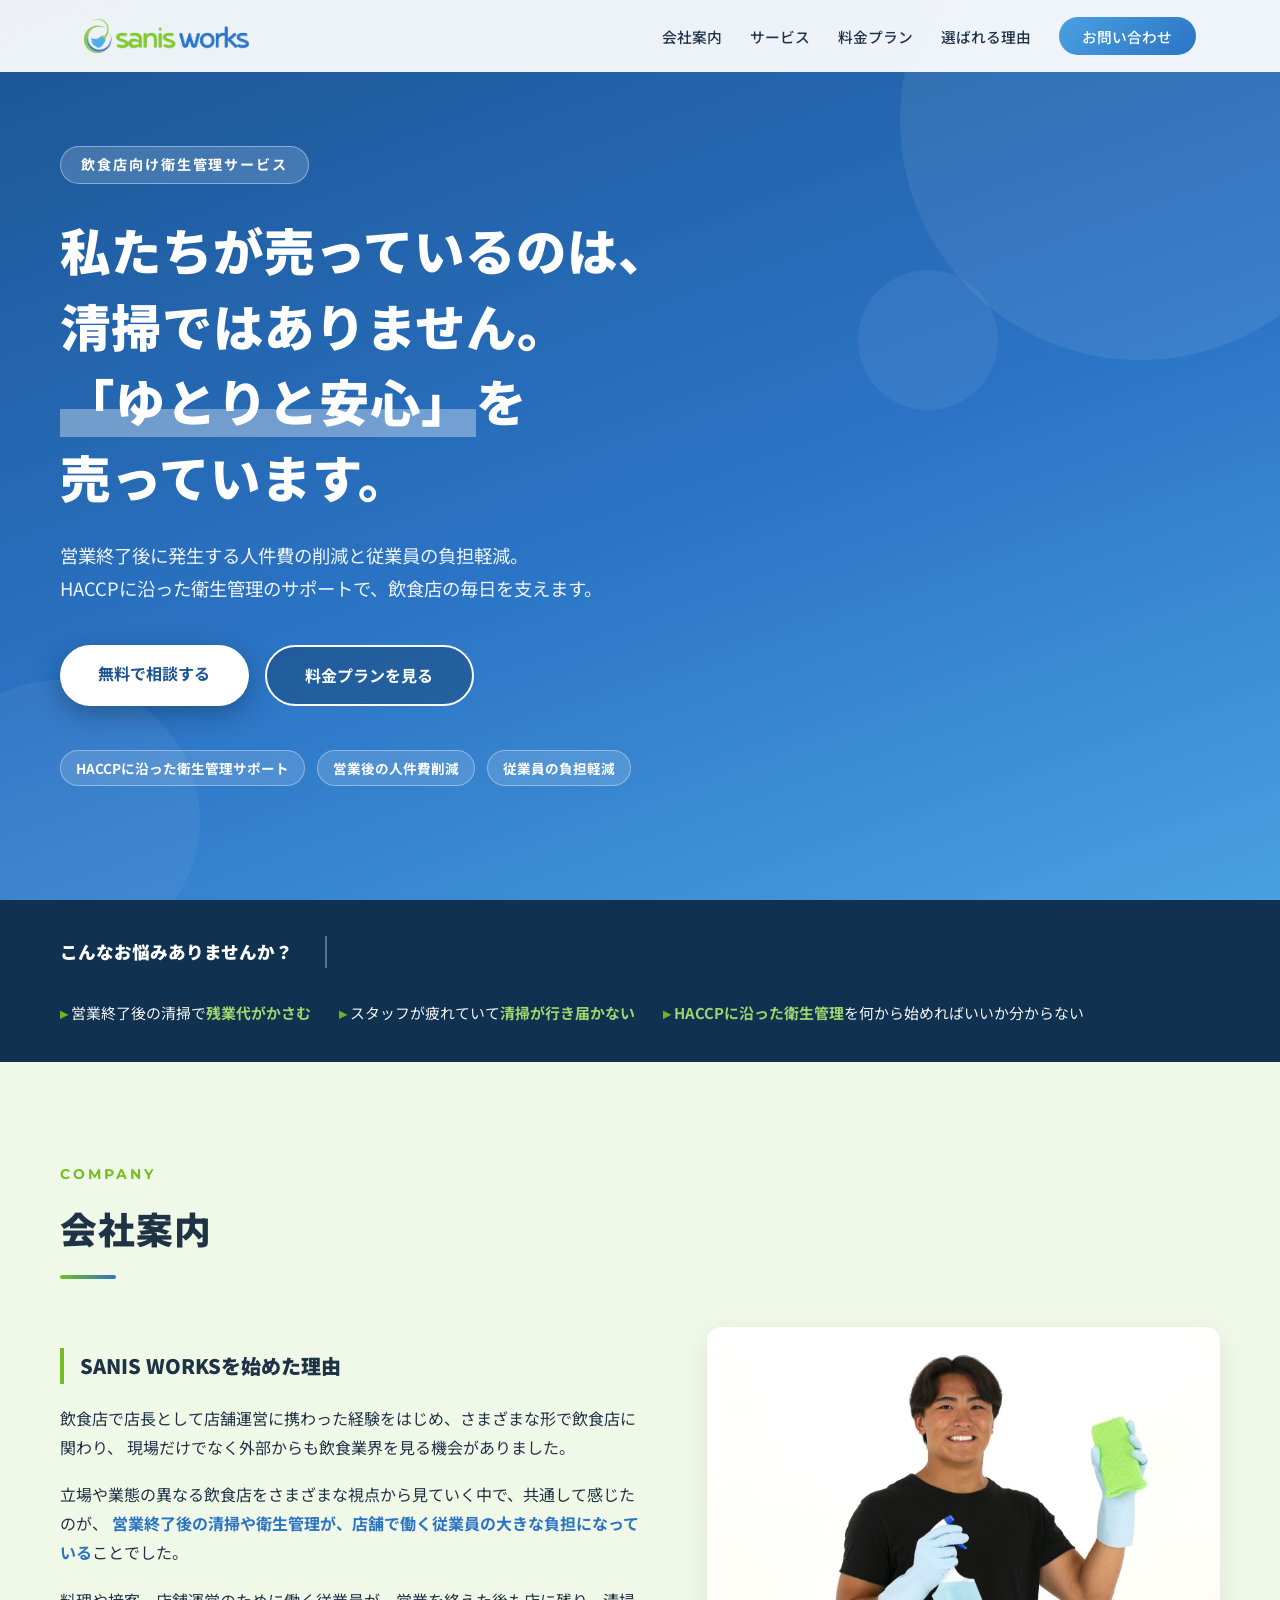
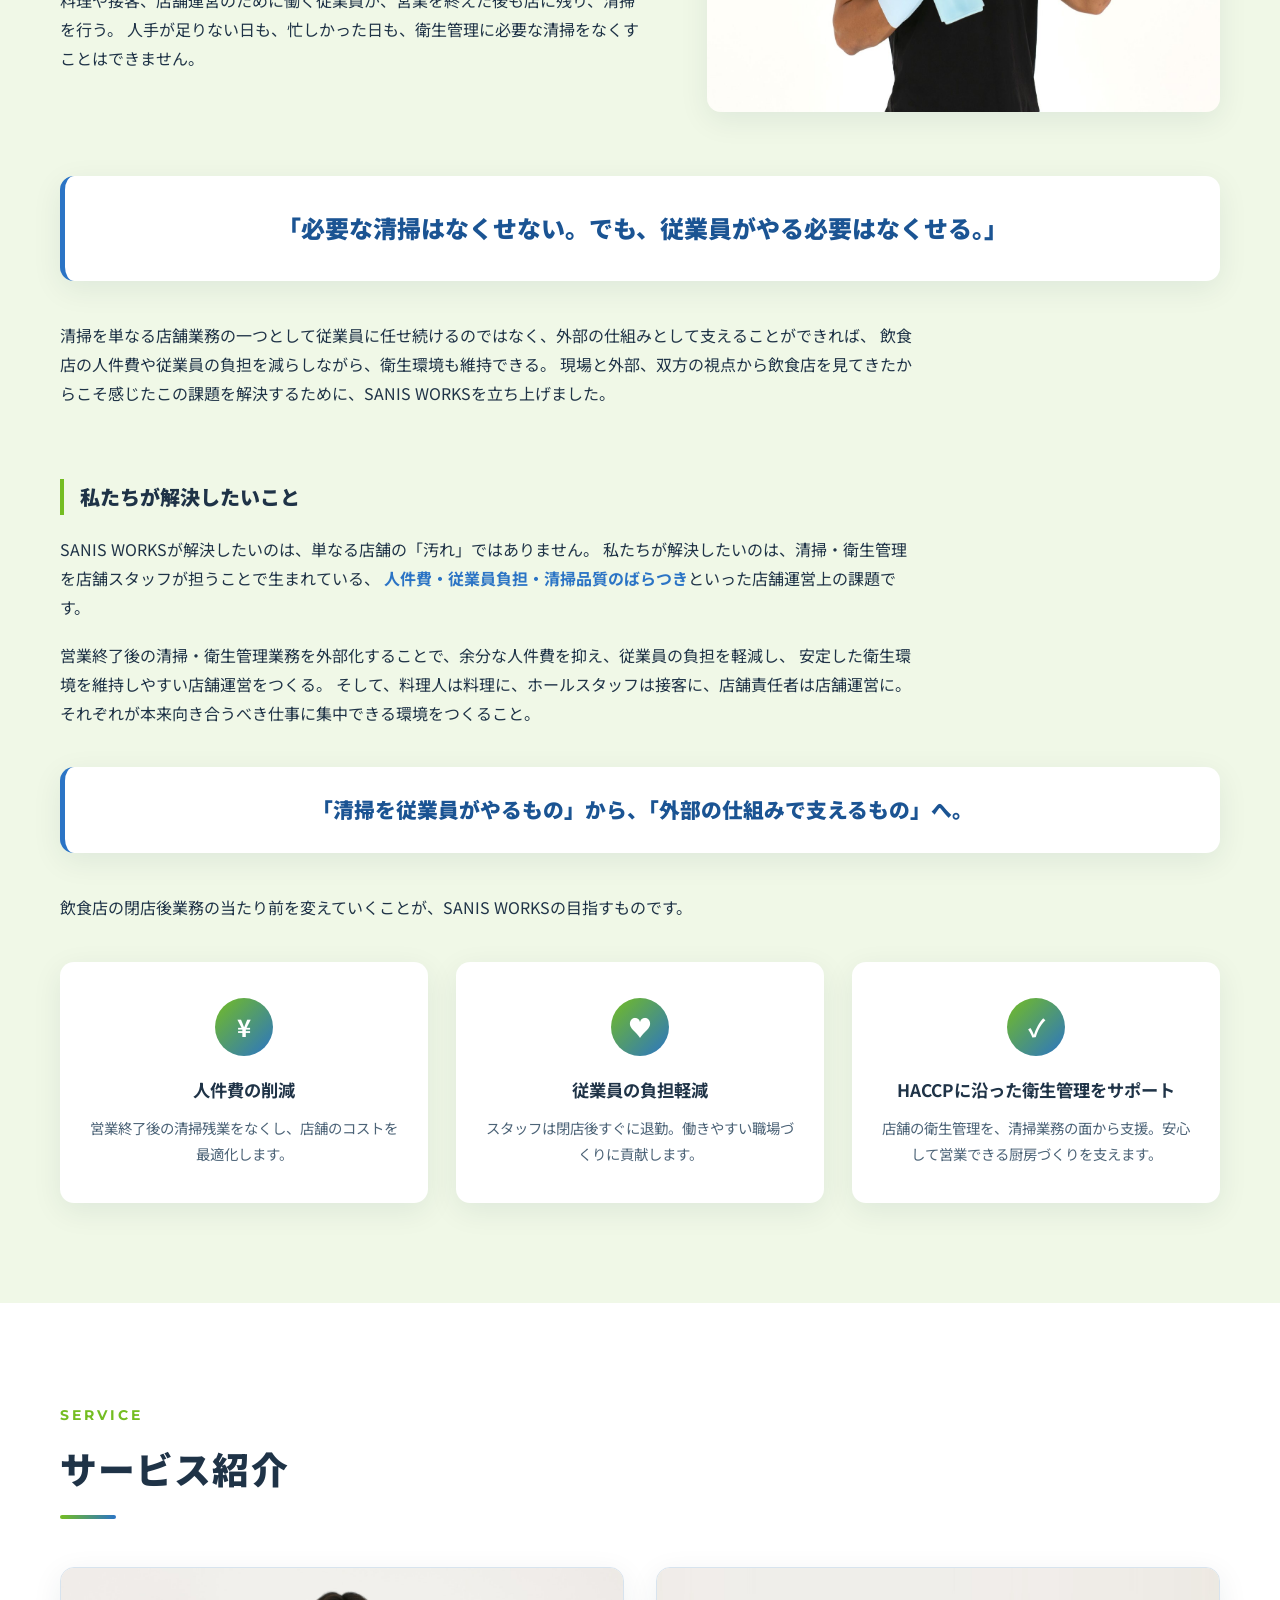
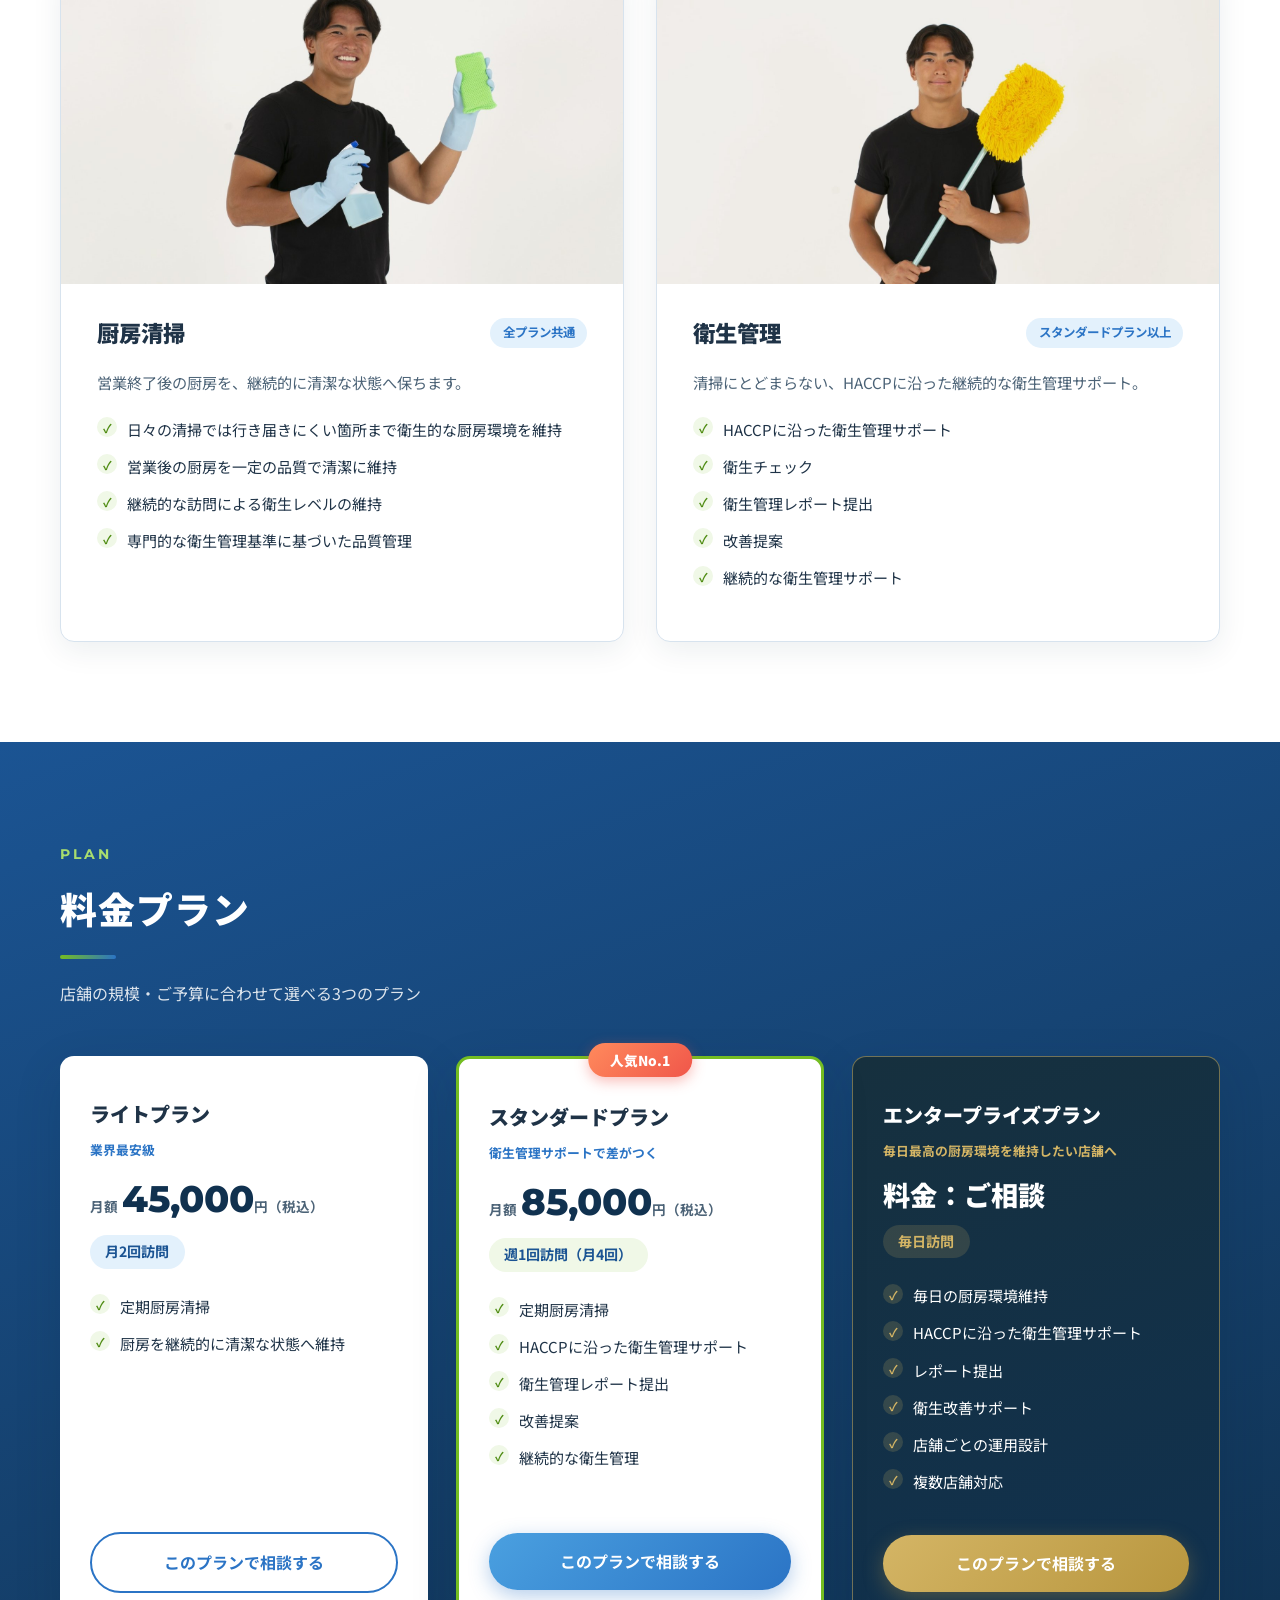
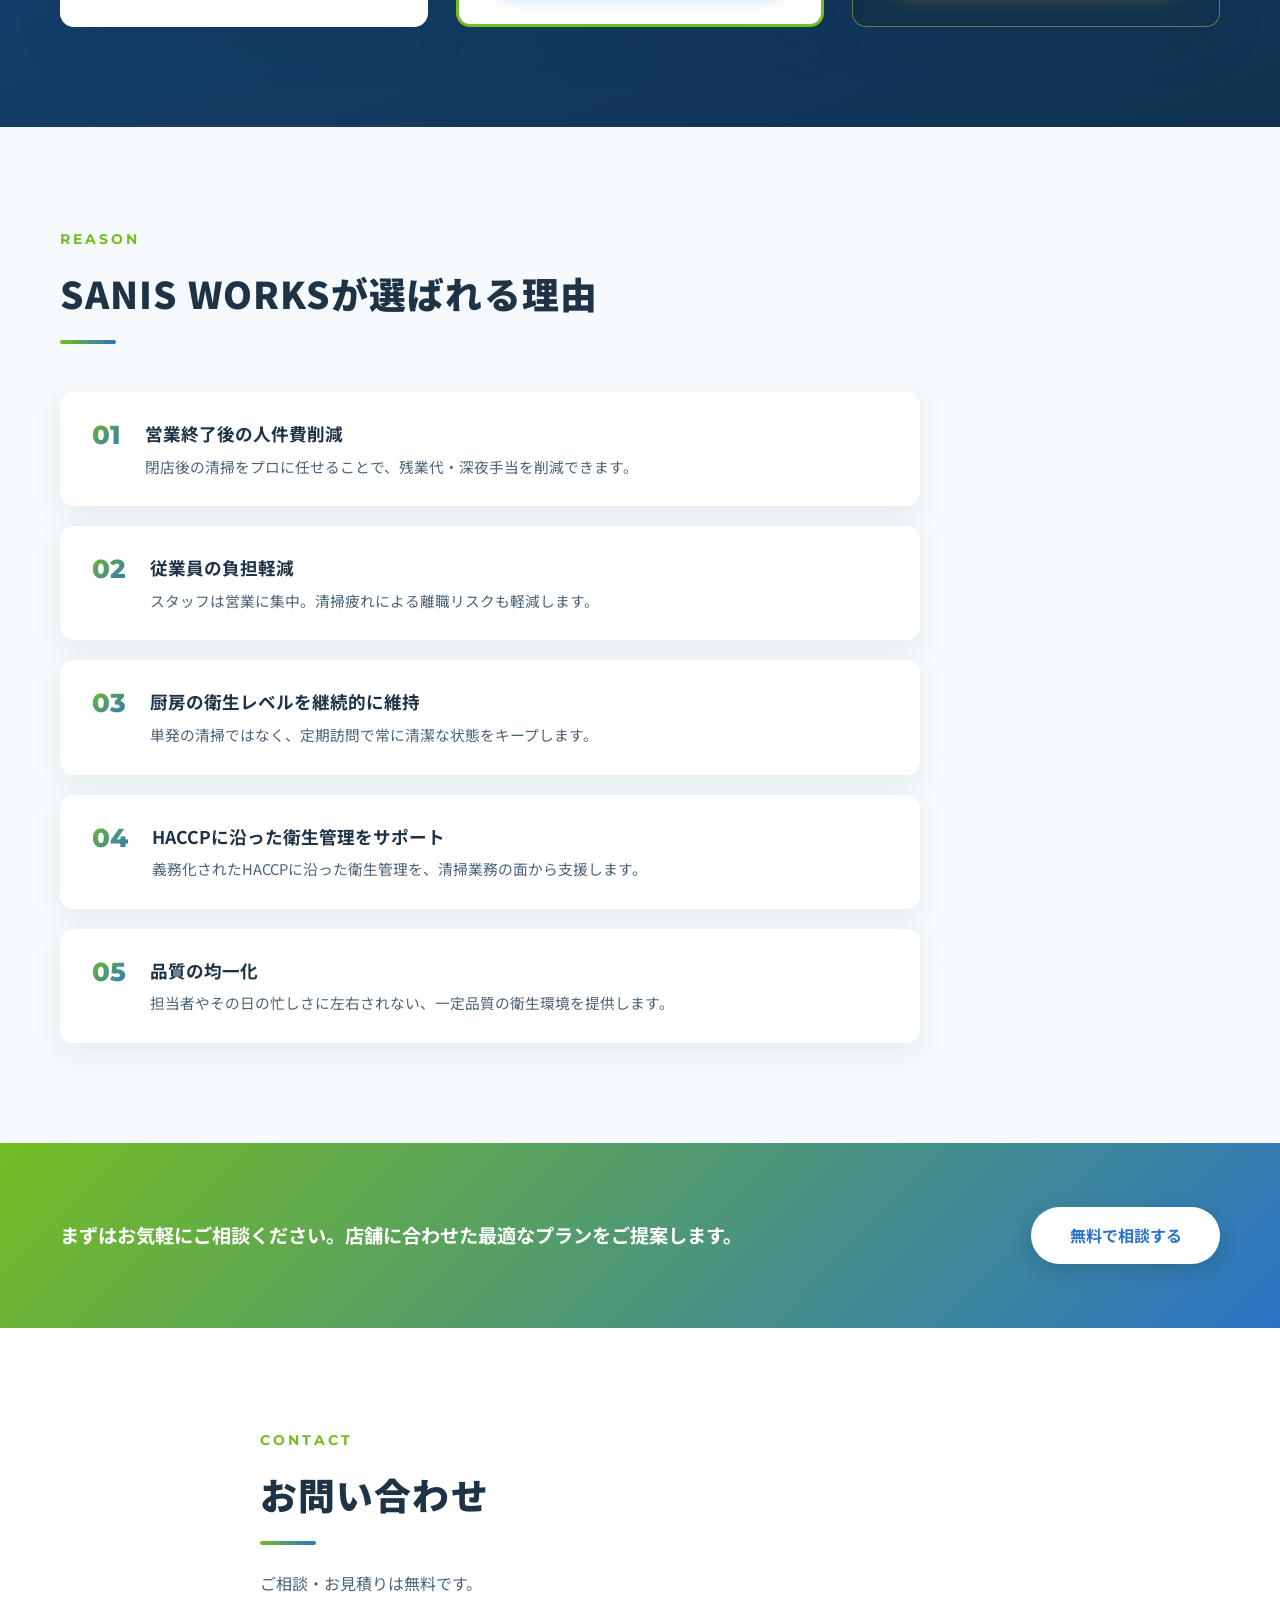
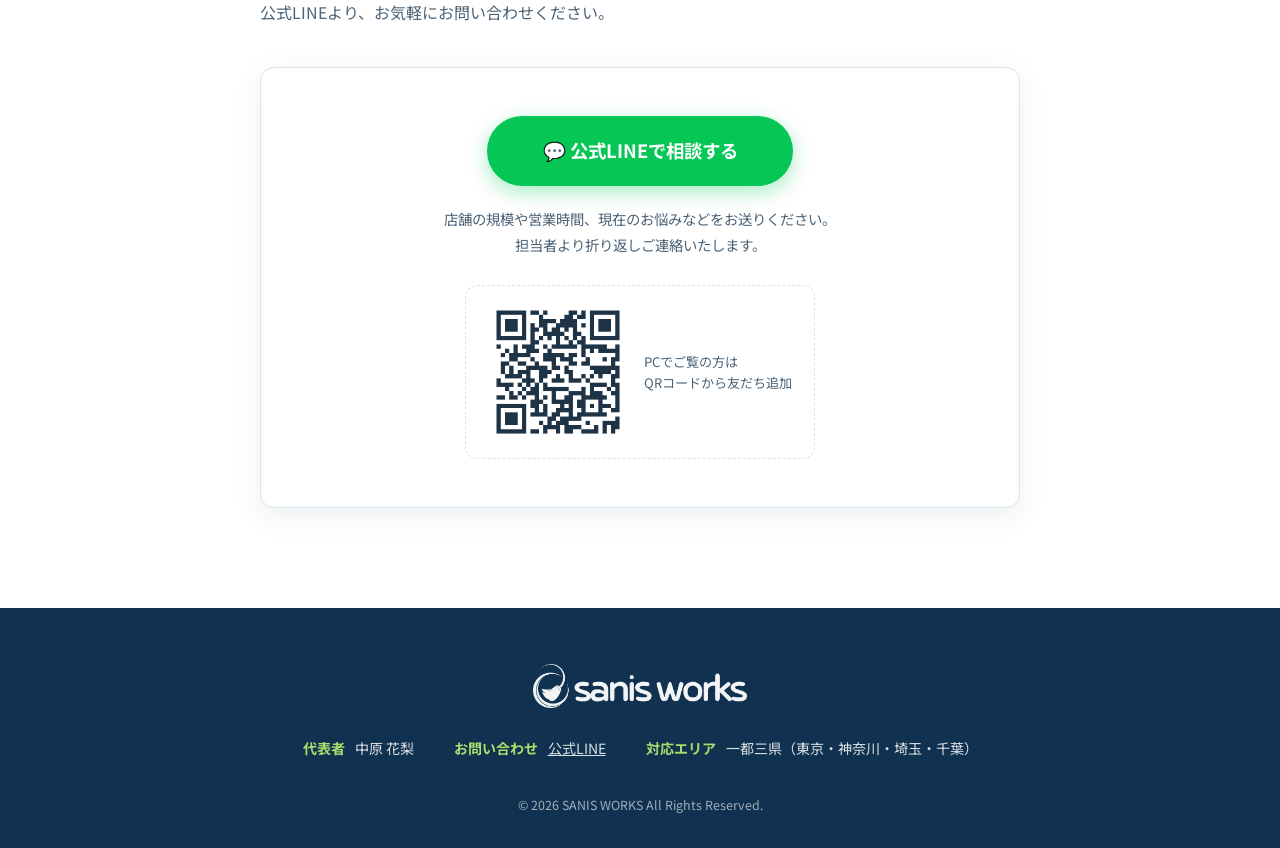
<file: index.html>
<!DOCTYPE html>
<html lang="ja">
<head>
  <meta charset="UTF-8">
  <meta name="viewport" content="width=device-width, initial-scale=1.0">
  <title>SANIS WORKS｜飲食店向け衛生管理サービス</title>
  <meta name="description" content="SANIS WORKSは飲食店向けの衛生管理会社です。営業終了後の厨房清掃とHACCPに沿った衛生管理のサポートで、人件費削減と従業員の負担軽減を実現します。">
  <meta property="og:title" content="SANIS WORKS｜飲食店向け衛生管理サービス">
  <meta property="og:description" content="私たちが売っているのは、清掃ではありません。営業終了後の人件費削減と従業員の負担軽減——「ゆとりと安心」をお届けします。">
  <meta property="og:type" content="website">
  <meta property="og:url" content="https://sanisworks.com/">
  <meta property="og:image" content="https://sanisworks.com/img/ogp.jpg">
  <link rel="icon" type="image/png" sizes="32x32" href="img/favicon-32.png">
  <link rel="apple-touch-icon" href="img/apple-touch-icon.png">
  <link rel="preconnect" href="https://fonts.googleapis.com">
  <link rel="preconnect" href="https://fonts.gstatic.com" crossorigin>
  <link href="https://fonts.googleapis.com/css2?family=Noto+Sans+JP:wght@400;500;700;900&family=Montserrat:wght@600;700;800&display=swap" rel="stylesheet">
  <link rel="stylesheet" href="css/style.css">
</head>
<body>

  <!-- ヘッダー -->
  <header class="header" id="header">
    <div class="header__inner">
      <a href="#top" class="header__logo">
        <img src="img/logo-h.png" alt="SANIS WORKS">
      </a>
      <nav class="header__nav" id="global-nav" aria-label="グローバルナビゲーション">
        <ul>
          <li><a href="#about">会社案内</a></li>
          <li><a href="#service">サービス</a></li>
          <li><a href="#plan">料金プラン</a></li>
          <li><a href="#reason">選ばれる理由</a></li>
          <li><a href="#contact" class="header__cta">お問い合わせ</a></li>
        </ul>
      </nav>
      <button class="header__burger" id="burger" aria-label="メニューを開く" aria-expanded="false" aria-controls="global-nav">
        <span></span><span></span><span></span>
      </button>
    </div>
  </header>

  <main id="top">

    <!-- ヒーロー -->
    <section class="hero">
      <div class="hero__bg" aria-hidden="true">
        <div class="hero__bubble hero__bubble--1"></div>
        <div class="hero__bubble hero__bubble--2"></div>
        <div class="hero__bubble hero__bubble--3"></div>
      </div>
      <div class="hero__inner">
        <div class="hero__content">
        <p class="hero__eyebrow">飲食店向け衛生管理サービス</p>
        <h1 class="hero__title">
          <span class="ph">私たちが</span><span class="ph">売っているのは、</span><br>
          <span class="ph">清掃では</span><span class="ph">ありません。</span><br>
          <span class="hero__title-em">「ゆとりと安心」</span>を<br class="sp-only"><span class="ph">売っています。</span>
        </h1>
        <p class="hero__lead">
          営業終了後に発生する人件費の削減と従業員の負担軽減。<br class="pc-only">
          HACCPに沿った衛生管理のサポートで、飲食店の毎日を支えます。
        </p>
        <div class="hero__actions">
          <a href="#contact" class="btn btn--primary">無料で相談する</a>
          <a href="#plan" class="btn btn--ghost">料金プランを見る</a>
        </div>
        <ul class="hero__badges">
          <li>HACCPに沿った衛生管理サポート</li>
          <li>営業後の人件費削減</li>
          <li>従業員の負担軽減</li>
        </ul>
        </div>
      </div>
    </section>

    <!-- 課題提起バー -->
    <section class="problems" aria-label="飲食店のよくある課題">
      <div class="problems__inner">
        <p class="problems__title">こんなお悩みありませんか？</p>
        <ul class="problems__list">
          <li>営業終了後の清掃で<strong>残業代がかさむ</strong></li>
          <li>スタッフが疲れていて<strong>清掃が行き届かない</strong></li>
          <li><strong>HACCPに沿った衛生管理</strong>を何から始めればいいか分からない</li>
        </ul>
      </div>
    </section>

    <!-- SANIS WORKSについて -->
    <section class="section about" id="about">
      <div class="section__inner">
        <p class="section__label">Company</p>
        <h2 class="section__title">会社案内</h2>

        <div class="about__grid">
          <div class="about__text">
            <h3 class="about__subtitle">SANIS WORKSを始めた理由</h3>
            <p>
              飲食店で店長として店舗運営に携わった経験をはじめ、さまざまな形で飲食店に関わり、
              現場だけでなく外部からも飲食業界を見る機会がありました。
            </p>
            <p>
              立場や業態の異なる飲食店をさまざまな視点から見ていく中で、共通して感じたのが、
              <strong>営業終了後の清掃や衛生管理が、店舗で働く従業員の大きな負担になっている</strong>ことでした。
            </p>
            <p>
              料理や接客、店舗運営のために働く従業員が、営業を終えた後も店に残り、清掃を行う。
              人手が足りない日も、忙しかった日も、衛生管理に必要な清掃をなくすことはできません。
            </p>
          </div>
          <div class="about__visual">
            <img src="img/about.jpg" alt="笑顔で清掃道具を手にするSANIS WORKSのスタッフ">
          </div>
        </div>

        <blockquote class="about__quote">
          <p>「必要な清掃はなくせない。<br class="sp-only">でも、従業員がやる必要はなくせる。」</p>
        </blockquote>

        <div class="about__text about__text--full">
          <p>
            清掃を単なる店舗業務の一つとして従業員に任せ続けるのではなく、外部の仕組みとして支えることができれば、
            飲食店の人件費や従業員の負担を減らしながら、衛生環境も維持できる。
            現場と外部、双方の視点から飲食店を見てきたからこそ感じたこの課題を解決するために、SANIS WORKSを立ち上げました。
          </p>
        </div>

        <div class="about__mission">
          <h3 class="about__subtitle">私たちが解決したいこと</h3>
          <p>
            SANIS WORKSが解決したいのは、単なる店舗の「汚れ」ではありません。
            私たちが解決したいのは、清掃・衛生管理を店舗スタッフが担うことで生まれている、
            <strong>人件費・従業員負担・清掃品質のばらつき</strong>といった店舗運営上の課題です。
          </p>
          <p>
            営業終了後の清掃・衛生管理業務を外部化することで、余分な人件費を抑え、従業員の負担を軽減し、
            安定した衛生環境を維持しやすい店舗運営をつくる。
            そして、料理人は料理に、ホールスタッフは接客に、店舗責任者は店舗運営に。
            それぞれが本来向き合うべき仕事に集中できる環境をつくること。
          </p>
        </div>

        <p class="about__mission-quote">
          「清掃を従業員がやるもの」から、<br class="sp-only">「外部の仕組みで支えるもの」へ。
        </p>

        <div class="about__mission">
          <p>
            飲食店の閉店後業務の当たり前を変えていくことが、SANIS WORKSの目指すものです。
          </p>
        </div>
        <div class="about__values">
          <div class="value-card">
            <div class="value-card__icon" aria-hidden="true">¥</div>
            <h3>人件費の削減</h3>
            <p>営業終了後の清掃残業をなくし、店舗のコストを最適化します。</p>
          </div>
          <div class="value-card">
            <div class="value-card__icon" aria-hidden="true">♥</div>
            <h3>従業員の負担軽減</h3>
            <p>スタッフは閉店後すぐに退勤。働きやすい職場づくりに貢献します。</p>
          </div>
          <div class="value-card">
            <div class="value-card__icon" aria-hidden="true">✓</div>
            <h3>HACCPに沿った衛生管理をサポート</h3>
            <p>店舗の衛生管理を、清掃業務の面から支援。安心して営業できる厨房づくりを支えます。</p>
          </div>
        </div>
      </div>
    </section>

    <!-- サービス紹介 -->
    <section class="section service" id="service">
      <div class="section__inner">
        <p class="section__label">Service</p>
        <h2 class="section__title">サービス紹介</h2>
        <div class="service__grid">
          <article class="service-card">
            <div class="service-card__photo">
              <img src="img/service-cleaning.jpg" alt="清掃機材で床を清掃するスタッフ">
            </div>
            <div class="service-card__head">
              <h3>厨房清掃</h3>
              <p class="service-card__sub">全プラン共通</p>
            </div>
            <p class="service-card__lead">営業終了後の厨房を、継続的に清潔な状態へ保ちます。</p>
            <ul class="check-list">
              <li>日々の清掃では行き届きにくい箇所まで衛生的な厨房環境を維持</li>
              <li>営業後の厨房を一定の品質で清潔に維持</li>
              <li>継続的な訪問による衛生レベルの維持</li>
              <li>専門的な衛生管理基準に基づいた品質管理</li>
            </ul>
          </article>
          <article class="service-card">
            <div class="service-card__photo">
              <img src="img/service-hygiene.jpg" alt="除菌スプレーとスポンジを手にするスタッフ">
            </div>
            <div class="service-card__head">
              <h3>衛生管理</h3>
              <p class="service-card__sub">スタンダードプラン以上</p>
            </div>
            <p class="service-card__lead">清掃にとどまらない、HACCPに沿った継続的な衛生管理サポート。</p>
            <ul class="check-list">
              <li>HACCPに沿った衛生管理サポート</li>
              <li>衛生チェック</li>
              <li>衛生管理レポート提出</li>
              <li>改善提案</li>
              <li>継続的な衛生管理サポート</li>
            </ul>
          </article>
        </div>
      </div>
    </section>

    <!-- 料金プラン -->
    <section class="section plan" id="plan">
      <div class="section__inner">
        <p class="section__label section__label--light">Plan</p>
        <h2 class="section__title section__title--light">料金プラン</h2>
        <p class="plan__lead">店舗の規模・ご予算に合わせて選べる3つのプラン</p>
        <div class="plan__grid">

          <article class="plan-card">
            <h3 class="plan-card__name">ライトプラン</h3>
            <p class="plan-card__tag">業界最安級</p>
            <p class="plan-card__price"><span class="plan-card__yen">月額</span>45,000<span class="plan-card__unit">円（税込）</span></p>
            <p class="plan-card__visit">月2回訪問</p>
            <ul class="check-list">
              <li>定期厨房清掃</li>
              <li>厨房を継続的に清潔な状態へ維持</li>
            </ul>
            <a href="#contact" class="btn btn--outline">このプランで相談する</a>
          </article>

          <article class="plan-card plan-card--featured">
            <p class="plan-card__ribbon">人気No.1</p>
            <h3 class="plan-card__name">スタンダードプラン</h3>
            <p class="plan-card__tag">衛生管理サポートで差がつく</p>
            <p class="plan-card__price"><span class="plan-card__yen">月額</span>85,000<span class="plan-card__unit">円（税込）</span></p>
            <p class="plan-card__visit">週1回訪問（月4回）</p>
            <ul class="check-list">
              <li>定期厨房清掃</li>
              <li>HACCPに沿った衛生管理サポート</li>
              <li>衛生管理レポート提出</li>
              <li>改善提案</li>
              <li>継続的な衛生管理</li>
            </ul>
            <a href="#contact" class="btn btn--primary">このプランで相談する</a>
          </article>

          <article class="plan-card plan-card--premium">
            <h3 class="plan-card__name">エンタープライズプラン</h3>
            <p class="plan-card__tag">毎日最高の厨房環境を維持したい店舗へ</p>
            <p class="plan-card__price plan-card__price--consult">料金：ご相談</p>
            <p class="plan-card__visit">毎日訪問</p>
            <ul class="check-list">
              <li>毎日の厨房環境維持</li>
              <li>HACCPに沿った衛生管理サポート</li>
              <li>レポート提出</li>
              <li>衛生改善サポート</li>
              <li>店舗ごとの運用設計</li>
              <li>複数店舗対応</li>
            </ul>
            <a href="#contact" class="btn btn--gold">このプランで相談する</a>
          </article>

        </div>
      </div>
    </section>

    <!-- 選ばれる理由 -->
    <section class="section reason" id="reason">
      <div class="section__inner">
        <p class="section__label">Reason</p>
        <h2 class="section__title">SANIS WORKSが選ばれる理由</h2>
        <ol class="reason__list">
          <li class="reason-item">
            <span class="reason-item__num">01</span>
            <div>
              <h3>営業終了後の人件費削減</h3>
              <p>閉店後の清掃をプロに任せることで、残業代・深夜手当を削減できます。</p>
            </div>
          </li>
          <li class="reason-item">
            <span class="reason-item__num">02</span>
            <div>
              <h3>従業員の負担軽減</h3>
              <p>スタッフは営業に集中。清掃疲れによる離職リスクも軽減します。</p>
            </div>
          </li>
          <li class="reason-item">
            <span class="reason-item__num">03</span>
            <div>
              <h3>厨房の衛生レベルを継続的に維持</h3>
              <p>単発の清掃ではなく、定期訪問で常に清潔な状態をキープします。</p>
            </div>
          </li>
          <li class="reason-item">
            <span class="reason-item__num">04</span>
            <div>
              <h3>HACCPに沿った衛生管理をサポート</h3>
              <p>義務化されたHACCPに沿った衛生管理を、清掃業務の面から支援します。</p>
            </div>
          </li>
          <li class="reason-item">
            <span class="reason-item__num">05</span>
            <div>
              <h3>品質の均一化</h3>
              <p>担当者やその日の忙しさに左右されない、一定品質の衛生環境を提供します。</p>
            </div>
          </li>
        </ol>
      </div>
    </section>

    <!-- CTA -->
    <section class="cta-band">
      <div class="cta-band__inner">
        <p class="cta-band__text">まずはお気軽にご相談ください。<br class="sp-only">店舗に合わせた最適なプランをご提案します。</p>
        <a href="#contact" class="btn btn--white">無料で相談する</a>
      </div>
    </section>

    <!-- お問い合わせ -->
    <section class="section contact" id="contact">
      <div class="section__inner section__inner--narrow">
        <p class="section__label">Contact</p>
        <h2 class="section__title">お問い合わせ</h2>
        <p class="contact__lead">
          ご相談・お見積りは無料です。<br>
          公式LINEより、お気軽にお問い合わせください。
        </p>
        <div class="contact__line">
          <a href="https://line.me/R/ti/p/@403xkrav" target="_blank" rel="noopener" class="btn btn--line">公式LINEで相談する</a>
          <p class="contact__line-note">店舗の規模や営業時間、現在のお悩みなどをお送りください。<br>担当者より折り返しご連絡いたします。</p>
          <div class="contact__qr">
            <img src="img/line-qr.png" alt="SANIS WORKS 公式LINE 友だち追加用QRコード" width="140" height="140">
            <p>PCでご覧の方は<br>QRコードから友だち追加</p>
          </div>
        </div>
      </div>
    </section>

  </main>

  <!-- フッター -->
  <footer class="footer">
    <div class="footer__inner">
      <p class="footer__logo"><img src="img/logo-h-white.png" alt="SANIS WORKS"></p>
      <dl class="footer__info">
        <div><dt>代表者</dt><dd>中原 花梨</dd></div>
        <div><dt>お問い合わせ</dt><dd><a href="https://line.me/R/ti/p/@403xkrav" target="_blank" rel="noopener">公式LINE</a></dd></div>
        <div><dt>対応エリア</dt><dd>一都三県（東京・神奈川・埼玉・千葉）</dd></div>
      </dl>
      <p class="footer__copy">&copy; <span id="year">2026</span> SANIS WORKS All Rights Reserved.</p>
    </div>
  </footer>

  <script src="js/main.js"></script>
</body>
</html>
</file>
<file: css/style.css>
/* =====================================================
   SANIS WORKS — 飲食店向け衛生管理サービス
   ===================================================== */

:root {
  /* ロゴから採取したブランドカラー */
  --c-primary: #2b74c5;        /* ロゴブルー（信頼） */
  --c-primary-dark: #1b5493;
  --c-accent: #74bd22;         /* ロゴグリーン（清潔感・フレッシュ） */
  --c-sky-deep: #4aa0e0;       /* ロゴスカイブルー */
  --c-sky: #e3f1fc;
  --c-mint: #f0f8e7;
  --c-navy: #10314f;           /* 濃紺（エンタープライズ・フッター） */
  --c-gold: #b8963e;
  --c-text: #1f3347;
  --c-text-sub: #4c6377;
  --c-bg: #ffffff;
  --c-line: #d7e3ee;
  --font-jp: "Noto Sans JP", "Hiragino Kaku Gothic ProN", sans-serif;
  --font-en: "Montserrat", sans-serif;
  --header-h: 72px;
  --radius: 14px;
  --shadow: 0 8px 30px rgba(15, 46, 61, 0.08);
  --shadow-lg: 0 16px 48px rgba(15, 46, 61, 0.14);
}

* { margin: 0; padding: 0; box-sizing: border-box; }

html { scroll-behavior: smooth; scroll-padding-top: var(--header-h); }

body {
  font-family: var(--font-jp);
  color: var(--c-text);
  background: var(--c-bg);
  line-height: 1.8;
  -webkit-font-smoothing: antialiased;
}

img { max-width: 100%; height: auto; display: block; }
ul, ol { list-style: none; }
a { color: inherit; text-decoration: none; }

.sp-only { display: none; }
@media (max-width: 767px) {
  .sp-only { display: inline; }
  .pc-only { display: none; }
}

/* ---------- ボタン ---------- */
.btn {
  display: inline-block;
  padding: 0.9em 2.4em;
  border-radius: 999px;
  font-weight: 700;
  font-size: 1rem;
  text-align: center;
  transition: transform 0.2s ease, box-shadow 0.2s ease, background 0.2s ease, color 0.2s ease;
  cursor: pointer;
  border: none;
}
.btn:hover { transform: translateY(-2px); }

.btn--primary {
  background: linear-gradient(135deg, var(--c-sky-deep), var(--c-primary));
  color: #fff;
  box-shadow: 0 6px 20px rgba(43, 116, 197, 0.35);
}
.btn--primary:hover { box-shadow: 0 10px 26px rgba(43, 116, 197, 0.45); }

.btn--ghost {
  background: rgba(9, 30, 50, 0.28);
  color: #fff;
  border: 2px solid #fff;
  backdrop-filter: blur(4px);
}
.btn--ghost:hover { background: rgba(9, 30, 50, 0.45); }

/* ヒーロー内のメインCTA: 青背景に同化しないよう白ボタンに */
.hero .btn--primary {
  background: #fff;
  color: var(--c-primary-dark);
  box-shadow: 0 8px 24px rgba(9, 30, 50, 0.35);
}
.hero .btn--primary:hover { box-shadow: 0 12px 30px rgba(9, 30, 50, 0.45); }

.btn--outline {
  background: #fff;
  color: var(--c-primary);
  border: 2px solid var(--c-primary);
}
.btn--outline:hover { background: var(--c-sky); }

.btn--gold {
  background: linear-gradient(135deg, #d4b565, var(--c-gold));
  color: #fff;
  box-shadow: 0 6px 20px rgba(184, 150, 62, 0.35);
}

.btn--white {
  background: #fff;
  color: var(--c-primary);
  box-shadow: 0 6px 20px rgba(15, 46, 61, 0.2);
}

.btn--wide { width: 100%; font-size: 1.1rem; padding: 1.1em; }

/* ---------- ヘッダー ---------- */
.header {
  position: fixed;
  inset: 0 0 auto 0;
  height: var(--header-h);
  background: rgba(255, 255, 255, 0.92);
  backdrop-filter: blur(10px);
  z-index: 100;
  transition: box-shadow 0.3s ease;
}
.header.is-scrolled { box-shadow: 0 2px 16px rgba(15, 46, 61, 0.1); }

.header__inner {
  max-width: 1160px;
  margin: 0 auto;
  height: 100%;
  padding: 0 24px;
  display: flex;
  align-items: center;
  justify-content: space-between;
}

.header__logo {
  display: flex;
  align-items: center;
}
.header__logo img { height: 34px; width: auto; }

.header__nav ul {
  display: flex;
  align-items: center;
  gap: 28px;
}
.header__nav a {
  font-size: 0.92rem;
  font-weight: 500;
  color: var(--c-text);
  position: relative;
}
.header__nav a:not(.header__cta)::after {
  content: "";
  position: absolute;
  left: 0;
  bottom: -6px;
  width: 100%;
  height: 2px;
  background: var(--c-accent);
  transform: scaleX(0);
  transition: transform 0.25s ease;
}
.header__nav a:not(.header__cta):hover::after { transform: scaleX(1); }

.header__cta {
  background: linear-gradient(135deg, var(--c-sky-deep), var(--c-primary));
  color: #fff !important;
  padding: 0.6em 1.6em;
  border-radius: 999px;
  font-weight: 700;
}

.header__burger { display: none; }

/* ---------- ヒーロー ---------- */
.hero {
  position: relative;
  min-height: min(100svh, 920px);
  display: flex;
  align-items: center;
  background: linear-gradient(160deg, var(--c-primary-dark) 0%, var(--c-primary) 55%, var(--c-sky-deep) 100%);
  overflow: hidden;
  padding: calc(var(--header-h) + 40px) 24px 80px;
}

.hero__bg { position: absolute; inset: 0; pointer-events: none; }
.hero__bubble {
  position: absolute;
  border-radius: 50%;
  background: rgba(255, 255, 255, 0.07);
}
.hero__bubble--1 { width: 480px; height: 480px; top: -120px; right: -100px; }
.hero__bubble--2 { width: 280px; height: 280px; bottom: -60px; left: -80px; background: rgba(255,255,255,0.05); }
.hero__bubble--3 { width: 140px; height: 140px; top: 30%; right: 22%; background: rgba(255,255,255,0.06); }

.hero__inner {
  position: relative;
  max-width: 1160px;
  margin: 0 auto;
  width: 100%;
  color: #fff;
}

.hero__content {
  max-width: 720px;
  position: relative;
  z-index: 2;
}

.hero__eyebrow {
  display: inline-block;
  font-size: 0.88rem;
  font-weight: 700;
  letter-spacing: 0.14em;
  background: rgba(255, 255, 255, 0.16);
  border: 1px solid rgba(255, 255, 255, 0.4);
  padding: 0.4em 1.4em;
  border-radius: 999px;
  margin-bottom: 28px;
}

.hero__title {
  font-size: clamp(1.7rem, 4.6vw, 3.15rem);
  font-weight: 900;
  line-height: 1.5;
  letter-spacing: 0.02em;
  margin-bottom: 24px;
  text-wrap: balance;
}
/* 文節のかたまりごとに改行させ、単語の途中で折り返さないようにする */
.hero__title .ph { display: inline-block; }
.hero__title-em {
  background: linear-gradient(transparent 62%, rgba(255, 255, 255, 0.35) 62%);
  padding: 0 0.08em;
}

.hero__lead {
  font-size: clamp(0.95rem, 1.6vw, 1.15rem);
  opacity: 0.92;
  margin-bottom: 40px;
}

.hero__actions {
  display: flex;
  gap: 16px;
  flex-wrap: wrap;
  margin-bottom: 44px;
}

.hero__badges {
  display: flex;
  gap: 12px;
  flex-wrap: wrap;
}
.hero__badges li {
  font-size: 0.85rem;
  font-weight: 700;
  background: rgba(255, 255, 255, 0.14);
  border: 1px solid rgba(255, 255, 255, 0.35);
  padding: 0.35em 1.1em;
  border-radius: 999px;
}

/* ---------- 課題提起 ---------- */
.problems {
  background: var(--c-navy);
  color: #fff;
  padding: 36px 24px;
}
.problems__inner {
  max-width: 1160px;
  margin: 0 auto;
  display: flex;
  align-items: center;
  gap: 32px;
  flex-wrap: wrap;
}
.problems__title {
  font-weight: 900;
  font-size: 1.1rem;
  white-space: nowrap;
  border-right: 2px solid rgba(255,255,255,0.3);
  padding-right: 32px;
}
.problems__list {
  display: flex;
  gap: 28px;
  flex-wrap: wrap;
  font-size: 0.93rem;
  opacity: 0.95;
}
.problems__list li::before { content: "▸ "; color: var(--c-accent); font-weight: 700; }
.problems__list strong { color: #a8dd6e; }

/* ---------- セクション共通 ---------- */
.section { padding: 100px 24px; }
.section__inner { max-width: 1160px; margin: 0 auto; }
.section__inner--narrow { max-width: 760px; }

.section__label {
  font-family: var(--font-en);
  font-weight: 700;
  font-size: 0.85rem;
  letter-spacing: 0.22em;
  text-transform: uppercase;
  color: var(--c-accent);
  margin-bottom: 8px;
}
.section__title {
  font-size: clamp(1.6rem, 3.2vw, 2.3rem);
  font-weight: 900;
  letter-spacing: 0.03em;
  margin-bottom: 48px;
  position: relative;
  padding-bottom: 18px;
}
.section__title::after {
  content: "";
  position: absolute;
  left: 0;
  bottom: 0;
  width: 56px;
  height: 4px;
  border-radius: 2px;
  background: linear-gradient(90deg, var(--c-accent), var(--c-primary));
}
.section__label--light { color: #a8dd6e; }
.section__title--light { color: #fff; }

/* ---------- About ---------- */
.about { background: var(--c-mint); }

.about__grid {
  display: grid;
  grid-template-columns: 1.15fr 1fr;
  gap: 56px;
  align-items: center;
  margin-bottom: 64px;
}
.about__text p { margin-bottom: 1.2em; }
.about__text strong { color: var(--c-primary); }

.about__subtitle {
  font-size: 1.25rem;
  font-weight: 900;
  margin-bottom: 20px;
  padding-left: 16px;
  border-left: 4px solid var(--c-accent);
}

.about__text--full { max-width: 860px; margin-bottom: 72px; }

.about__quote {
  margin: 8px 0 40px;
  text-align: center;
  padding: 32px 36px;
  background: #fff;
  border-radius: var(--radius);
  box-shadow: var(--shadow);
  border-left: 5px solid var(--c-primary);
}
.about__quote p {
  font-size: clamp(1.15rem, 2.2vw, 1.5rem);
  font-weight: 900;
  color: var(--c-primary-dark);
  line-height: 1.7;
}

.about__mission { max-width: 860px; margin-bottom: 40px; }
.about__mission p { margin-bottom: 1.2em; }
.about__mission strong { color: var(--c-primary); }
.about__mission-quote {
  font-size: clamp(1.05rem, 2vw, 1.3rem);
  font-weight: 900;
  color: var(--c-primary-dark);
  margin: 0 0 40px;
  padding: 24px 28px;
  background: #fff;
  border-left: 5px solid var(--c-primary);
  border-radius: var(--radius);
  box-shadow: var(--shadow);
  display: block;
  text-align: center;
}

.about__visual img {
  aspect-ratio: 4 / 3;
  width: 100%;
  object-fit: cover;
  border-radius: var(--radius);
  box-shadow: var(--shadow);
}

.about__values {
  display: grid;
  grid-template-columns: repeat(3, 1fr);
  gap: 28px;
}
.value-card {
  background: #fff;
  border-radius: var(--radius);
  padding: 36px 28px;
  box-shadow: var(--shadow);
  text-align: center;
  transition: transform 0.25s ease, box-shadow 0.25s ease;
}
.value-card:hover { transform: translateY(-6px); box-shadow: var(--shadow-lg); }
.value-card__icon {
  width: 58px;
  height: 58px;
  margin: 0 auto 18px;
  border-radius: 50%;
  background: linear-gradient(135deg, var(--c-accent), var(--c-primary));
  color: #fff;
  font-size: 1.5rem;
  font-weight: 700;
  display: grid;
  place-items: center;
}
.value-card h3 { font-size: 1.08rem; margin-bottom: 10px; }
.value-card p { font-size: 0.9rem; color: var(--c-text-sub); }

/* ---------- Service ---------- */
.service__grid {
  display: grid;
  grid-template-columns: 1fr 1fr;
  gap: 32px;
}
.service-card {
  border: 1px solid var(--c-line);
  border-radius: var(--radius);
  padding: 40px 36px;
  background: #fff;
  box-shadow: var(--shadow);
  overflow: hidden;
  transition: transform 0.25s ease, box-shadow 0.25s ease;
}
.service-card__photo {
  margin: -40px -36px 28px;
  background: #fafcfe;
}
.service-card__photo img {
  width: 100%;
  aspect-ratio: 16 / 9;
  object-fit: cover;
  display: block;
}
.service-card:hover { transform: translateY(-6px); box-shadow: var(--shadow-lg); }
.service-card__head {
  display: flex;
  align-items: center;
  justify-content: space-between;
  gap: 12px;
  flex-wrap: wrap;
  margin-bottom: 16px;
}
.service-card__head h3 { font-size: 1.4rem; font-weight: 900; }
.service-card__sub {
  font-size: 0.78rem;
  font-weight: 700;
  color: var(--c-primary);
  background: var(--c-sky);
  padding: 0.3em 1em;
  border-radius: 999px;
}
.service-card__lead { color: var(--c-text-sub); margin-bottom: 20px; font-size: 0.95rem; }

.check-list li {
  position: relative;
  padding-left: 30px;
  margin-bottom: 10px;
  font-size: 0.94rem;
}
.check-list li::before {
  content: "✓";
  position: absolute;
  left: 0;
  top: 0.1em;
  width: 20px;
  height: 20px;
  border-radius: 50%;
  background: var(--c-mint);
  color: #4f8c12;
  font-size: 0.75rem;
  font-weight: 700;
  display: grid;
  place-items: center;
}

/* ---------- Plan ---------- */
.plan {
  background: linear-gradient(160deg, var(--c-primary-dark), var(--c-navy));
}
.plan__lead {
  color: rgba(255, 255, 255, 0.85);
  margin: -28px 0 48px;
}
.plan__grid {
  display: grid;
  grid-template-columns: repeat(3, 1fr);
  gap: 28px;
  align-items: stretch;
}

.plan-card {
  background: #fff;
  border-radius: var(--radius);
  padding: 40px 30px 34px;
  display: flex;
  flex-direction: column;
  gap: 6px;
  box-shadow: var(--shadow-lg);
  position: relative;
  transition: transform 0.25s ease;
}
.plan-card:hover { transform: translateY(-6px); }

.plan-card__name { font-size: 1.25rem; font-weight: 900; }
.plan-card__tag {
  font-size: 0.8rem;
  font-weight: 700;
  color: var(--c-primary);
  margin-bottom: 10px;
}
.plan-card__price {
  font-family: var(--font-en);
  font-size: 2.3rem;
  font-weight: 800;
  color: var(--c-navy);
  line-height: 1.2;
}
.plan-card__yen, .plan-card__unit {
  font-family: var(--font-jp);
  font-size: 0.85rem;
  font-weight: 700;
  color: var(--c-text-sub);
}
.plan-card__yen { margin-right: 4px; }
.plan-card__price--consult { font-size: 1.7rem; font-family: var(--font-jp); font-weight: 900; }
.plan-card__visit {
  font-size: 0.88rem;
  font-weight: 700;
  background: var(--c-sky);
  color: var(--c-primary-dark);
  display: inline-block;
  align-self: flex-start;
  padding: 0.3em 1.1em;
  border-radius: 999px;
  margin: 8px 0 18px;
}
.plan-card .check-list { flex: 1; margin-bottom: 24px; }
.plan-card .btn { align-self: stretch; }

/* スタンダード（推し） */
.plan-card--featured {
  border: 3px solid var(--c-accent);
  transform: scale(1.05);
  z-index: 1;
}
.plan-card--featured:hover { transform: scale(1.05) translateY(-6px); }
.plan-card__ribbon {
  position: absolute;
  top: -16px;
  left: 50%;
  transform: translateX(-50%);
  background: linear-gradient(135deg, #ff8a5c, #f0564a);
  color: #fff;
  font-weight: 900;
  font-size: 0.85rem;
  padding: 0.35em 1.6em;
  border-radius: 999px;
  box-shadow: 0 4px 14px rgba(240, 86, 74, 0.4);
  white-space: nowrap;
}
.plan-card--featured .plan-card__visit { background: var(--c-mint); }

/* エンタープライズ（高級感） */
.plan-card--premium {
  background: linear-gradient(160deg, #16303e, var(--c-navy));
  color: #fff;
  border: 1px solid rgba(212, 181, 101, 0.5);
}
.plan-card--premium .plan-card__tag { color: #d4b565; }
.plan-card--premium .plan-card__price--consult { color: #fff; }
.plan-card--premium .plan-card__visit {
  background: rgba(212, 181, 101, 0.16);
  color: #d4b565;
}
.plan-card--premium .check-list li::before {
  background: rgba(212, 181, 101, 0.18);
  color: #d4b565;
}

/* ---------- Reason ---------- */
.reason { background: #f6fafc; }
.reason__list {
  display: grid;
  gap: 20px;
  max-width: 860px;
}
.reason-item {
  display: flex;
  gap: 24px;
  align-items: flex-start;
  background: #fff;
  border-radius: var(--radius);
  padding: 26px 32px;
  box-shadow: var(--shadow);
  transition: transform 0.25s ease, box-shadow 0.25s ease;
}
.reason-item:hover { transform: translateX(6px); box-shadow: var(--shadow-lg); }
.reason-item__num {
  font-family: var(--font-en);
  font-weight: 800;
  font-size: 1.6rem;
  background: linear-gradient(135deg, var(--c-accent), var(--c-primary));
  -webkit-background-clip: text;
  background-clip: text;
  color: transparent;
  line-height: 1.3;
}
.reason-item h3 { font-size: 1.1rem; margin-bottom: 4px; }
.reason-item p { font-size: 0.92rem; color: var(--c-text-sub); }

/* ---------- CTAバンド ---------- */
.cta-band {
  background: linear-gradient(135deg, var(--c-accent), var(--c-primary));
  padding: 64px 24px;
}
.cta-band__inner {
  max-width: 1160px;
  margin: 0 auto;
  display: flex;
  align-items: center;
  justify-content: space-between;
  gap: 28px;
  flex-wrap: wrap;
  color: #fff;
}
.cta-band__text { font-size: 1.2rem; font-weight: 700; }

/* ---------- Contact ---------- */
.contact__lead { margin: -24px 0 40px; color: var(--c-text-sub); }

.contact__line {
  background: #fff;
  border: 1px solid var(--c-line);
  border-radius: var(--radius);
  padding: 48px 40px;
  box-shadow: var(--shadow);
  text-align: center;
}
.btn--line {
  background: #06c755;
  color: #fff;
  font-size: 1.15rem;
  padding: 1em 3em;
  white-space: nowrap;
  box-shadow: 0 6px 20px rgba(6, 199, 85, 0.35);
}
.btn--line:hover { box-shadow: 0 10px 26px rgba(6, 199, 85, 0.45); }
.btn--line::before { content: "💬 "; }
.contact__line-note {
  font-size: 0.9rem;
  color: var(--c-text-sub);
  margin: 20px 0 28px;
}
.contact__qr {
  display: inline-flex;
  align-items: center;
  gap: 16px;
  padding: 16px 22px;
  border: 1px dashed var(--c-line);
  border-radius: 12px;
  text-align: left;
}
.contact__qr img { border-radius: 6px; }
.contact__qr p { font-size: 0.82rem; color: var(--c-text-sub); line-height: 1.6; }

/* ---------- フッター ---------- */
.footer {
  background: var(--c-navy);
  color: #fff;
  padding: 56px 24px 32px;
}
.footer__inner { max-width: 1160px; margin: 0 auto; text-align: center; }
.footer__logo { margin-bottom: 28px; }
.footer__logo img { height: 44px; width: auto; margin: 0 auto; opacity: 0.95; }
.footer__info {
  display: flex;
  justify-content: center;
  gap: 40px;
  flex-wrap: wrap;
  margin-bottom: 32px;
  font-size: 0.88rem;
}
.footer__info div { display: flex; gap: 10px; }
.footer__info dt { font-weight: 700; color: #a8dd6e; }
.footer__info dd { opacity: 0.85; }
.footer__info dd a { text-decoration: underline; }
.footer__info dd a:hover { opacity: 0.8; }
.footer__copy { font-size: 0.78rem; opacity: 0.6; }

/* ---------- スクロールアニメーション ---------- */
.fade-up {
  opacity: 0;
  transform: translateY(28px);
  transition: opacity 0.7s ease, transform 0.7s ease;
}
.fade-up.is-visible { opacity: 1; transform: translateY(0); }
@media (prefers-reduced-motion: reduce) {
  html { scroll-behavior: auto; }
  .fade-up { opacity: 1; transform: none; transition: none; }
}

/* =====================================================
   レスポンシブ
   ===================================================== */
/* ヘッダー: ナビが折り返す前にハンバーガーへ切り替え */
@media (max-width: 1079px) {
  .header__burger {
    display: flex;
    flex-direction: column;
    justify-content: center;
    gap: 5px;
    width: 44px;
    height: 44px;
    background: none;
    border: none;
    cursor: pointer;
    z-index: 110;
  }
  .header__burger span {
    display: block;
    width: 24px;
    height: 2px;
    margin: 0 auto;
    background: var(--c-navy);
    border-radius: 2px;
    transition: transform 0.3s ease, opacity 0.3s ease;
  }
  .header__burger.is-open span:nth-child(1) { transform: translateY(7px) rotate(45deg); }
  .header__burger.is-open span:nth-child(2) { opacity: 0; }
  .header__burger.is-open span:nth-child(3) { transform: translateY(-7px) rotate(-45deg); }

  .header__nav {
    position: fixed;
    inset: var(--header-h) 0 auto 0;
    background: #fff;
    box-shadow: 0 12px 30px rgba(15, 46, 61, 0.15);
    transform: translateY(-120%);
    visibility: hidden;
    transition: transform 0.35s ease, visibility 0s 0.35s;
  }

  /* メニュー展開中は背後を暗くする（タップで閉じる） */
  body::after {
    content: "";
    position: fixed;
    inset: 0;
    background: rgba(16, 49, 79, 0.45);
    opacity: 0;
    visibility: hidden;
    transition: opacity 0.3s ease, visibility 0s 0.3s;
    z-index: 90;
  }
  body.menu-open::after {
    opacity: 1;
    visibility: visible;
    transition: opacity 0.3s ease;
  }
  .header__nav.is-open {
    transform: translateY(0);
    visibility: visible;
    transition: transform 0.35s ease;
  }
  .header__nav ul {
    flex-direction: column;
    gap: 0;
    padding: 12px 0 24px;
  }
  .header__nav li { width: 100%; text-align: center; }
  .header__nav a { display: block; padding: 14px 0; font-size: 1rem; }
  .header__nav .header__cta {
    display: inline-block;
    margin-top: 12px;
    padding: 0.7em 2.4em;
  }
}

@media (max-width: 1023px) {
  .hero { padding-bottom: 72px; }
  .hero__actions .btn { width: 100%; }
  .plan__grid { grid-template-columns: 1fr; max-width: 520px; margin: 0 auto; gap: 40px; }
  .plan-card--featured { transform: none; }
  .plan-card--featured:hover { transform: translateY(-6px); }
  .about__grid { grid-template-columns: 1fr; gap: 36px; }
  .about__values { grid-template-columns: 1fr; max-width: 520px; margin: 0 auto; }
  .service__grid { grid-template-columns: 1fr; max-width: 640px; margin: 0 auto; }
}

@media (max-width: 767px) {
  :root { --header-h: 60px; }
  .section { padding: 72px 20px; }

  .hero__actions .btn { width: 100%; }

  .problems__inner { flex-direction: column; align-items: flex-start; gap: 16px; }
  .problems__title { border-right: none; padding-right: 0; border-bottom: 2px solid rgba(255,255,255,0.3); padding-bottom: 10px; }
  .problems__list { flex-direction: column; gap: 8px; }

  /* 引用文: 2行で収まるよう余白を詰め、文字サイズを画面幅に連動させる */
  .about__quote { padding: 28px 14px; }
  .about__quote p { font-size: clamp(0.75rem, calc((100vw - 68px) / 19), 1.5rem); }
  .about__mission-quote {
    padding: 22px 14px;
    font-size: clamp(0.75rem, calc((100vw - 68px) / 17), 1.3rem);
  }

  .reason-item { padding: 22px 20px; gap: 16px; }
  .contact__line { padding: 36px 22px; }
  .btn--line { display: block; width: 100%; padding: 1em 0.5em; font-size: 1.05rem; }
  .contact__qr { display: none; } /* スマホはQR不要（ボタンで直接LINEへ） */
  .cta-band__inner { justify-content: center; text-align: center; }
  .footer__info { flex-direction: column; gap: 12px; align-items: center; }
}
</file>
